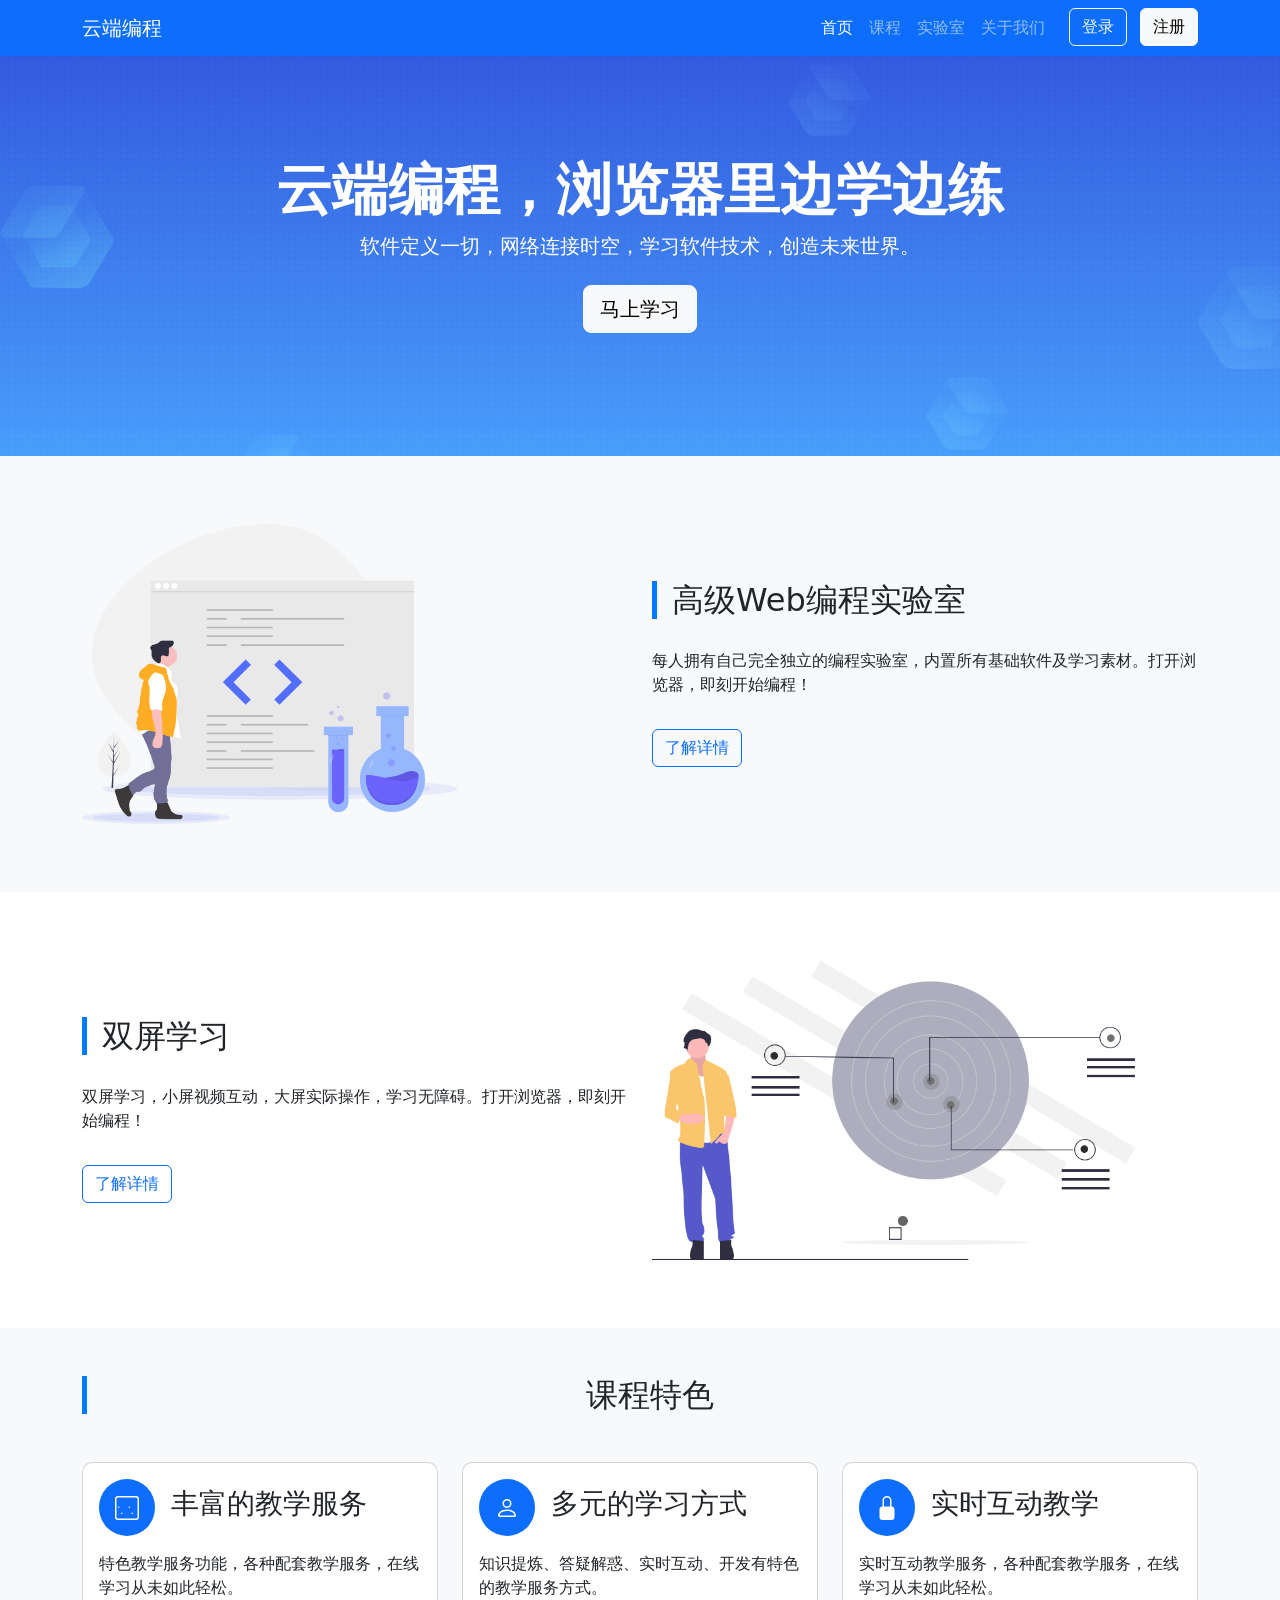
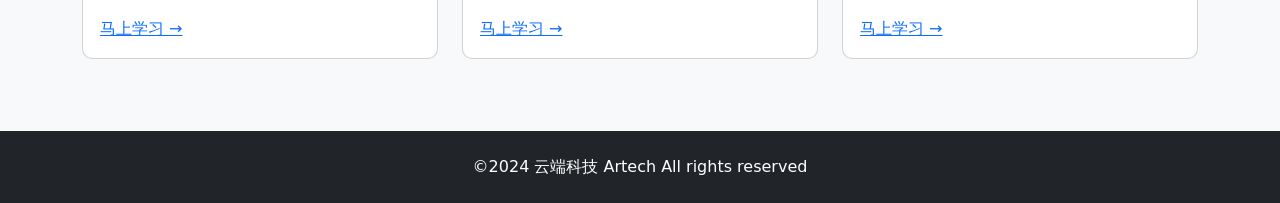
<file: test3/src/main/webapp/index.html>
﻿<!doctype html>
<html lang="zh-CN">
<head>
    <!-- 必要元标签 -->
    <meta charset="utf-8">
    <meta name="viewport" content="width=device-width, initial-scale=1">

    <!-- Bootstrap 的 CSS 文件 -->
    <link rel="stylesheet" href="https://cdn.jsdelivr.net/npm/bootstrap@5.3.0/dist/css/bootstrap.min.css" >
    <link rel="stylesheet" href="css/aaa.css">

    <title>云端编程 - 浏览器里边学边练</title>
</head>

<body>
<!-- 导航栏 -->
<nav class="navbar navbar-expand-lg navbar-dark bg-primary">
    <div class="container">
        <a class="navbar-brand" href="#">云端编程</a>
        <button class="navbar-toggler" type="button" data-bs-toggle="collapse" data-bs-target="#navbarNav">
            <span class="navbar-toggler-icon"></span>
        </button>

        <div class="collapse navbar-collapse" id="navbarNav">
            <ul class="navbar-nav ms-auto">
                <li class="nav-item"><a class="nav-link active" href="#">首页</a></li>
                <li class="nav-item"><a class="nav-link" href="#">课程</a></li>
                <li class="nav-item"><a class="nav-link" href="#">实验室</a></li>
                <li class="nav-item"><a class="nav-link" href="#">关于我们</a></li>
                <li class="nav-item ms-lg-3">
                    <a class="btn btn-outline-light" href="login.html">登录</a>
                    <a class="btn btn-light ms-2" href="register.html">注册</a>
                </li>
            </ul>
        </div>
    </div>
</nav>

<!-- 横幅区域 -->
<section class="hero-section">
    <div class="container">
        <h1 class="display-4 fw-bold">云端编程，浏览器里边学边练</h1>
        <p class="lead">软件定义一切，网络连接时空，学习软件技术，创造未来世界。</p>
        <div class="mt-4">
            <a href="#" class="btn btn-light btn-lg">马上学习</a>
        </div>
    </div>
</section>

<!-- 高级Web编程实验室 -->
<section class="py-5 bg-light">
    <div class="container">
        <div class="row align-items-center">
            <div class="col-md-6">
                <img src="images/img-lab@2x.png" alt="高级Web编程实验室" class="img-fluid lab-img">
            </div>
            <div class="col-md-6">
                <h2 class="section-title">高级Web编程实验室</h2>
                <p>每人拥有自己完全独立的编程实验室，内置所有基础软件及学习素材。打开浏览器，即刻开始编程！</p>
                <a href="#" class="btn btn-outline-primary mt-3">了解详情</a>
            </div>
        </div>
    </div>
</section>

<!-- 双屏学习 -->
<section class="py-5">
    <div class="container">
        <div class="row align-items-center flex-md-row-reverse">
            <div class="col-md-6">
                <img src="images/img-media@2x.png" alt="双屏学习" class="img-fluid learning-img">
            </div>
            <div class="col-md-6">
                <h2 class="section-title">双屏学习</h2>
                <p>双屏学习，小屏视频互动，大屏实际操作，学习无障碍。打开浏览器，即刻开始编程！</p>
                <a href="#" class="btn btn-outline-primary mt-3">了解详情</a>
            </div>
        </div>
    </div>
</section>

<!-- 课程特色 -->
<section class="py-5 bg-light">
    <div class="container">
        <h2 class="section-title text-center mb-5">课程特色</h2>
        <div class="row">
            <div class="col-md-4 mb-4">
                <div class="card feature-card h-100">
                    <div class="card-body">
                        <div class="d-flex align-items-center mb-3">
                            <div class="bg-primary text-white p-3 rounded-circle me-3">
                                <svg xmlns="http://www.w3.org/2000/svg" width="24" height="24" fill="currentColor" viewBox="0 0 16 16">
                                    <path d="M14 1a1 1 0 0 1 1 1v12a1 1 0 0 1-1 1H2a1 1 0 0 1-1-1V2a1 1 0 0 1 1-1h12zM2 0a2 2 0 0 0-2 2v12a2 2 0 0 0 2 2h12a2 2 0 0 0 2-2V2a2 2 0 0 0-2-2H2z"/>
                                    <path d="M5 11.5a.5.5 0 1 1-1 0 .5.5 0 0 1 1 0zm-2-4a.5.5 0 1 1-1 0 .5.5 0 0 1 1 0zm9 4a.5.5 0 1 1-1 0 .5.5 0 0 1 1 0zm-2-4a.5.5 0 1 1-1 0 .5.5 0 0 1 1 0z"/>
                                </svg>
                            </div>
                            <h3 class="card-title">丰富的教学服务</h3>
                        </div>
                        <p class="card-text">特色教学服务功能，各种配套教学服务，在线学习从未如此轻松。</p>
                        <a href="#" class="btn btn-link p-0">马上学习 →</a>
                    </div>
                </div>
            </div>

            <div class="col-md-4 mb-4">
                <div class="card feature-card h-100">
                    <div class="card-body">
                        <div class="d-flex align-items-center mb-3">
                            <div class="bg-primary text-white p-3 rounded-circle me-3">
                                <svg xmlns="http://www.w3.org/2000/svg" width="24" height="24" fill="currentColor" viewBox="0 0 16 16">
                                    <path d="M8 8a3 3 0 1 0 0-6 3 3 0 0 0 0 6zm2-3a2 2 0 1 1-4 0 2 2 0 0 1 4 0zm4 8c0 1-1 1-1 1H3s-1 0-1-1 1-4 6-4 6 3 6 4zm-1-.004c-.001-.246-.154-.986-.832-1.664C11.516 10.68 10.289 10 8 10c-2.29 0-3.516.68-4.168 1.332-.678.678-.83 1.418-.832 1.664h10z"/>
                                </svg>
                            </div>
                            <h3 class="card-title">多元的学习方式</h3>
                        </div>
                        <p class="card-text">知识提炼、答疑解惑、实时互动、开发有特色的教学服务方式。</p>
                        <a href="#" class="btn btn-link p-0">马上学习 →</a>
                    </div>
                </div>
            </div>

            <div class="col-md-4 mb-4">
                <div class="card feature-card h-100">
                    <div class="card-body">
                        <div class="d-flex align-items-center mb-3">
                            <div class="bg-primary text-white p-3 rounded-circle me-3">
                                <svg xmlns="http://www.w3.org/2000/svg" width="24" height="24" fill="currentColor" viewBox="0 0 16 16">
                                    <path d="M8 1a2 2 0 0 1 2 2v4H6V3a2 2 0 0 1 2-2zm3 6V3a3 3 0 0 0-6 0v4a2 2 0 0 0-2 2v5a2 2 0 0 0 2 2h6a2 2 0 0 0 2-2V9a2 2 0 0 0-2-2z"/>
                                </svg>
                            </div>
                            <h3 class="card-title">实时互动教学</h3>
                        </div>
                        <p class="card-text">实时互动教学服务，各种配套教学服务，在线学习从未如此轻松。</p>
                        <a href="#" class="btn btn-link p-0">马上学习 →</a>
                    </div>
                </div>
            </div>
        </div>
    </div>
</section>

<!-- 页脚 -->
<footer class="bg-dark text-white py-4">
    <div class="container text-center">
        <p class="mb-0">©2024 云端科技 Artech All rights reserved</p>
    </div>
</footer>

<!-- Bootstrap 的 JS 文件 -->
<script src="https://cdn.jsdelivr.net/npm/bootstrap@5.3.0/dist/js/bootstrap.bundle.min.js"></script>
</body>
</html>
</file>
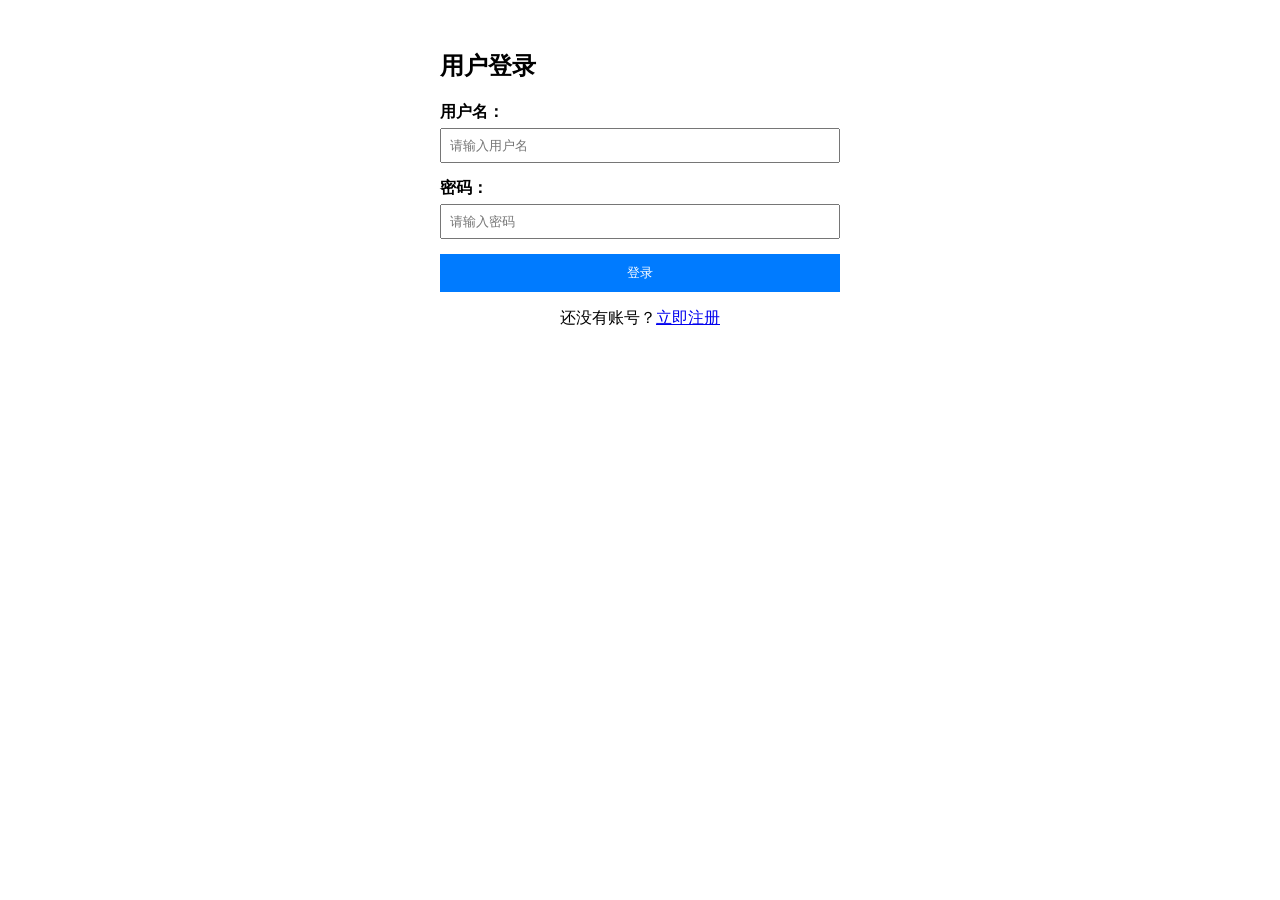
<file: test3/src/main/webapp/login.html>
﻿<!DOCTYPE html>
<html lang="zh-CN">
<head>
    <meta charset="UTF-8">
    <title>云端编程 - 登录</title>
    <script src="https://cdn.bootcdn.net/ajax/libs/jquery/3.6.0/jquery.min.js"></script>
    <style>
        body { font-family: Arial, sans-serif; max-width: 400px; margin: 50px auto; }
        .form-group { margin-bottom: 15px; }
        label { display: block; margin-bottom: 5px; font-weight: bold; }
        input[type="text"], input[type="password"] {
            width: 100%; padding: 8px; box-sizing: border-box;
        }
        button {
            width: 100%; padding: 10px; background: #007bff;
            color: white; border: none; cursor: pointer;
        }
        button:hover { background: #0056b3; }
        .message { margin-top: 10px; padding: 10px; border-radius: 4px; }
        .success { background: #d4edda; color: #155724; }
        .error { background: #f8d7da; color: #721c24; }
    </style>
</head>
<body>
<h2>用户登录</h2>
<form id="loginForm">
    <div class="form-group">
        <label>用户名：</label>
        <input type="text" name="username" required placeholder="请输入用户名">
    </div>
    <div class="form-group">
        <label>密码：</label>
        <input type="password" name="password" required placeholder="请输入密码">
    </div>
    <button type="submit">登录</button>
    <div id="msg"></div>
</form>
<p style="text-align: center;">
    还没有账号？<a href="register.html">立即注册</a>
</p>

<script>
    $(document).ready(function() {
        $('#loginForm').on('submit', function(e) {
            e.preventDefault(); // 阻止表单默认提交

            const data = {
                username: $('input[name="username"]').val(),
                password: $('input[name="password"]').val()
            };

            $.ajax({
                url: './user/login',
                type: 'POST',
                data: data,  // 使用form-data格式
                dataType: 'json',
                success: function(res) {
                    if (res.code === 200) {
                        $('#msg').removeClass('error').addClass('success')
                            .text(res.msg + '，欢迎 ' + res.data.username);
                        // 登录成功，跳转到主页
                        window.location.href = 'index.html';
                    } else {
                        $('#msg').removeClass('success').addClass('error')
                            .text(res.msg);
                    }
                },
                error: function(xhr, status, error) {
                    $('#msg').addClass('error').text('请求失败：' + error);
                }
            });
        });
    });
</script>
</body>
</html>
</file>
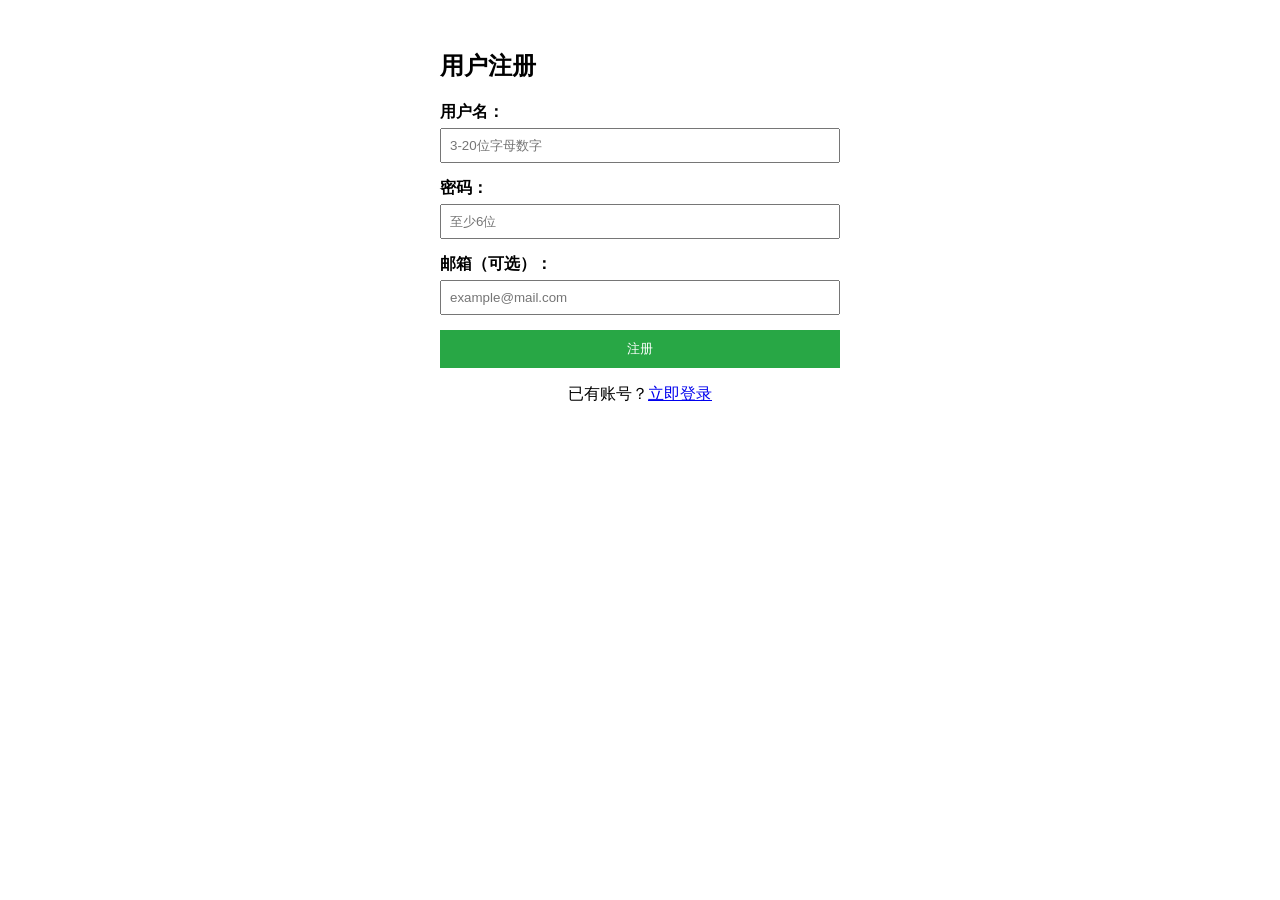
<file: test3/src/main/webapp/register.html>
﻿<!DOCTYPE html>
<html lang="zh-CN">
<head>
    <meta charset="UTF-8">
    <title>用户注册</title>
    <script src="https://cdn.bootcdn.net/ajax/libs/jquery/3.6.0/jquery.min.js"></script>
    <style>
        /* 样式与login.html类似，保持一致 */
        body { font-family: Arial, sans-serif; max-width: 400px; margin: 50px auto; }
        .form-group { margin-bottom: 15px; }
        label { display: block; margin-bottom: 5px; font-weight: bold; }
        input { width: 100%; padding: 8px; box-sizing: border-box; }
        button {
            width: 100%; padding: 10px; background: #28a745;
            color: white; border: none; cursor: pointer;
        }
        button:hover { background: #218838; }
        .message { margin-top: 10px; padding: 10px; border-radius: 4px; }
        .success { background: #d4edda; color: #155724; }
        .error { background: #f8d7da; color: #721c24; }
    </style>
</head>
<body>
<h2>用户注册</h2>
<form id="regForm">
    <div class="form-group">
        <label>用户名：</label>
        <input type="text" name="username" required placeholder="3-20位字母数字">
    </div>
    <div class="form-group">
        <label>密码：</label>
        <input type="password" name="password" required placeholder="至少6位">
    </div>
    <div class="form-group">
        <label>邮箱（可选）：</label>
        <input type="email" name="email" placeholder="example@mail.com">
    </div>
    <button type="submit">注册</button>
    <div id="msg"></div>
</form>
<p style="text-align: center;">
    已有账号？<a href="login.html">立即登录</a>
</p>

<script>
    $(document).ready(function() {
        $('#regForm').on('submit', function(e) {
            e.preventDefault();

            // 简单前端校验
            const username = $('input[name="username"]').val();
            const password = $('input[name="password"]').val();

            if (username.length < 3) {
                $('#msg').addClass('error').text('用户名至少3位');
                return;
            }
            if (password.length < 6) {
                $('#msg').addClass('error').text('密码至少6位');
                return;
            }

            // 构建JSON数据
            const data = {
                username: username,
                password: password,
                email: $('input[name="email"]').val() || null
            };

            $.ajax({
                url: './user/register',
                type: 'POST',
                contentType: 'application/json',  // 发送JSON
                data: JSON.stringify(data),
                dataType: 'json',
                success: function(res) {
                    if (res.code === 200) {
                        $('#msg').removeClass('error').addClass('success')
                            .text('注册成功！即将跳转到登录页...');
                        setTimeout(() => {
                            window.location.href = 'login.html';
                        }, 1500);
                    } else {
                        $('#msg').removeClass('success').addClass('error')
                            .text(res.msg);
                    }
                },
                error: function(xhr) {
                    let msg = '请求失败';
                    if (xhr.responseJSON) msg = xhr.responseJSON.msg;
                    $('#msg').addClass('error').text(msg);
                }
            });
        });
    });
</script>
</body>
</html>
</file>
<file: test3/src/main/webapp/css/aaa.css>
.hero-section {
  background-image:url(../images/home-banner@2x.jpg) ;
  background-position: center;
  background-size: cover;
  background-repeat: no-repeat;
  height: 400px;
  color: white;
  text-align: center;
  padding-top: 100px;
}
    .section-title {
      border-left: 5px solid #007bff;
      padding-left: 15px;
      margin-bottom: 30px;
    }
    .feature-card {
      transition: transform 0.3s;
      border-radius: 10px;
      overflow: hidden;
    }
    .feature-card:hover {
      transform: translateY(-10px);
    }
    .lab-img, .learning-img {
      max-height: 300px;
      object-fit: contain;
      margin: 20px 0;
    }
</file>
